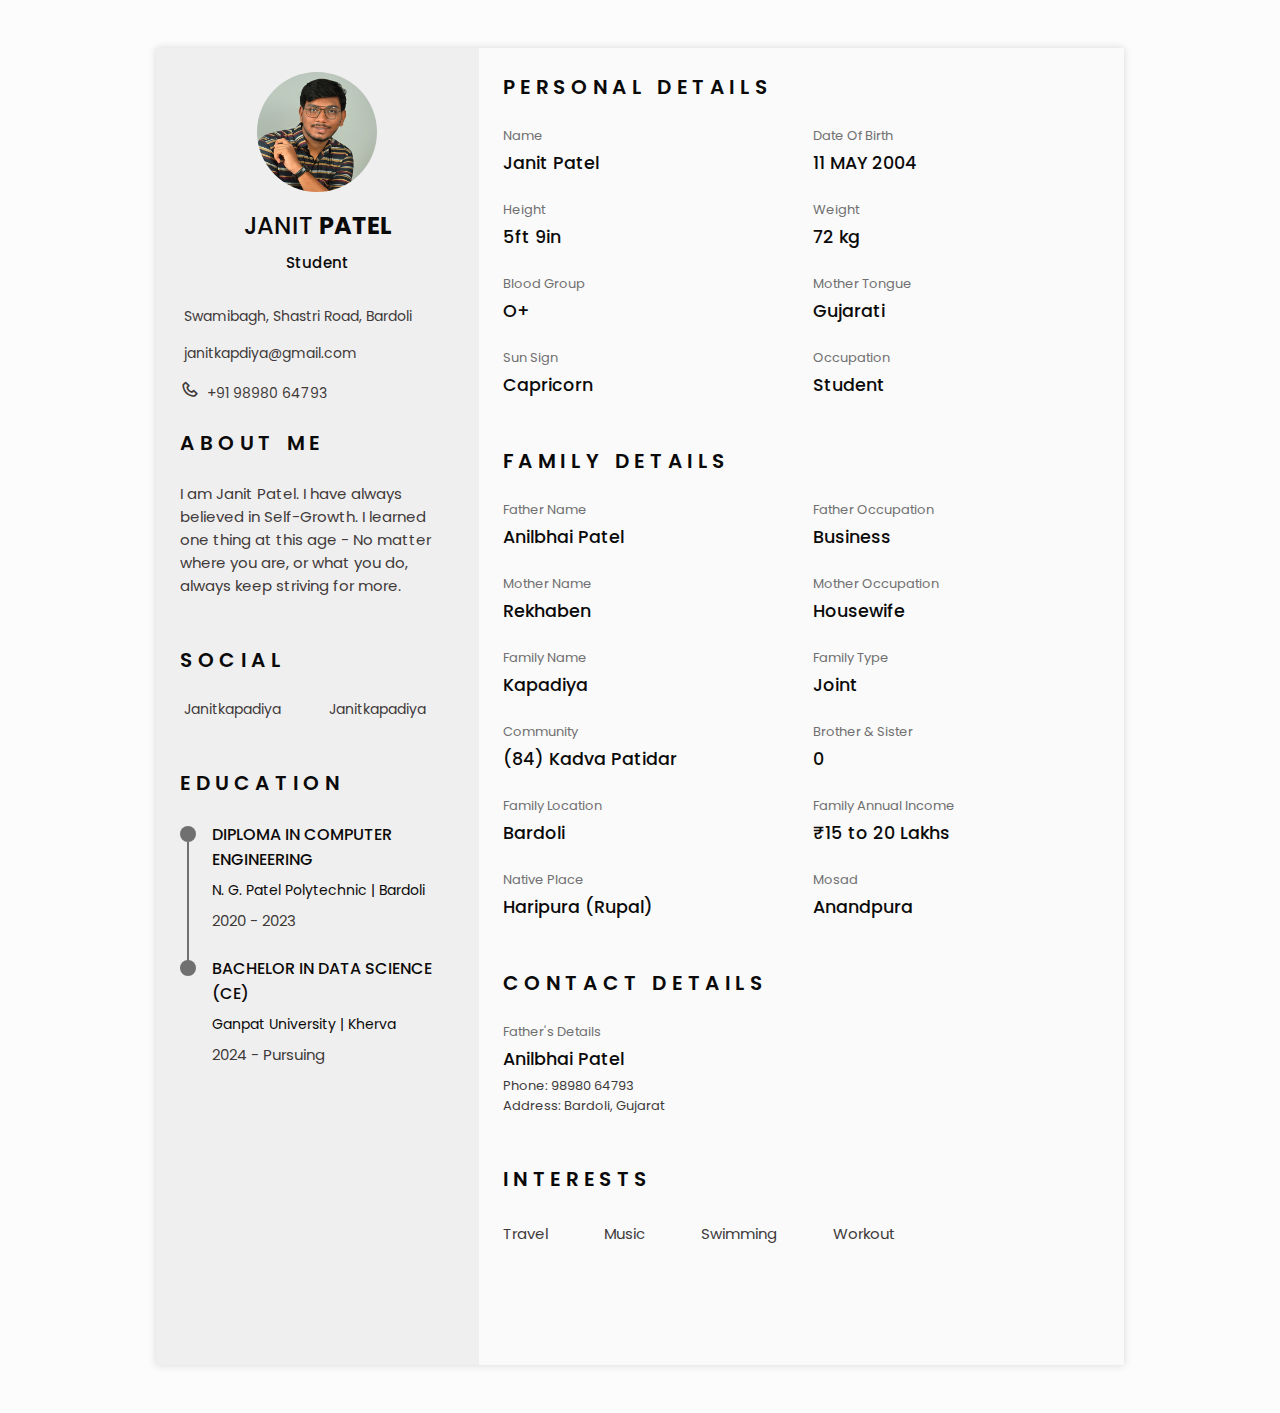
<file: index.html>
<!DOCTYPE html>
<html lang="en">

<head>
    <meta charset="UTF-8" />
    <meta name="viewport" content="width=device-width, initial-scale=1.0" />

    <!--========== BOX ICONS ==========-->
    <link rel="stylesheet" href="https://unicons.iconscout.com/release/v4.0.8/css/line.css" />
    <link rel="stylesheet" href="https://cdn.jsdelivr.net/npm/boxicons@latest/css/boxicons.min.css" />

    <!--========== CSS ==========-->
    <link rel="stylesheet" href="assets/css/styles.css" />

    <!--========== TITLE ==========-->
    <title>Janit's - Biodata</title>
</head>

<body>
    <!--========== HEADER ==========-->
    <header class="l-header" id="header">
        <nav class="nav bd-container">
            <a href="#" class="nav__logo">Janit Patel</a>

            <div class="nav__menu" id="nav-menu">
                <ul class="nav__list">
                    <li class="nav__item">
                        <a href="#home" class="nav__link active-link">
                            <i class="bx bx-home nav__icon"></i>Home
                        </a>
                    </li>

                    <li class="nav__item">
                        <a href="#profile" class="nav__link">
                            <i class="bx bx-face nav__icon"></i>About me
                        </a>
                    </li>

                    <li class="nav__item">
                        <a href="#education" class="nav__link">
                            <i class="bx bx-book nav__icon"></i>Education
                        </a>
                    </li>

                    <li class="nav__item">
                        <a href="#personal_details" class="nav__link">
                            <i class="bx bx-user nav__icon"></i>Personal Details
                        </a>
                    </li>

                    <li class="nav__item">
                        <a href="#family_details" class="nav__link">
                            <i class="bx bx-group nav__icon"></i>Family Details
                        </a>
                    </li>

                    <li class="nav__item">
                        <a href="#contact__details" class="nav__link">
                            <i class="bx bx-phone-call nav__icon"></i>Contact Details
                        </a>
                    </li>
                </ul>
            </div>

            <div class="nav__toggle">
                <a href="index-gujarati.html" class="language__changer">
                    <i class="uil uil-language"></i>
                </a>
            </div>
        </nav>
    </header>
    <main class="l-main bd-container">
        <div class="resume" id="area-cv">
            <div class="resume__left">
                <!--========== HOME ==========-->
                <section class="home" id="home">
                    <div class="home__container section bd-grid">
                        <div class="home__data bd-grid">
                            <img src="assets/img/Janit.jpg" alt="" class="home__img" />

                            <h1 class="home__title">JANIT <b>PATEL</b></h1>
                            <h3 class="home__profession">Student</h3>
                        </div>
                    </div>

                    <div class="home__address bd-grid">
                        <span class="home__information">
                            <i class="uil uil-map home__icon"></i>
                            Swamibagh, Shastri Road, Bardoli
                        </span>

                        <span class="home__information">
                            <i class="uil uil-envelope home__icon"></i> janitkapdiya@gmail.com
                        </span>

                        <span class="home__information">
                            <a href="tel:+919898064793" class="calldetails">
                                <i class="bx bx-phone home__icon"></i> +91 98980 64793
                            </a>
                        </span>
                    </div>

                    <a href="" class="language__changer change-theme">
                        <i class="uil uil-import"></i>
                    </a>
                </section>

                <!--========== PROFILE ==========-->
                <section class="profile section" id="profile">
                    <h2 class="section-title">About me</h2>

                    <p class="profile__description">
                        I am Janit Patel. I have always believed in Self-Growth. I learned
                        one thing at this age - No matter where you are, or what you do,
                        always keep striving for more.
                    </p>
                </section>

                <!--========== SOCIAL ==========-->
                <section class="social section">
                    <h2 class="section-title">SOCIAL</h2>

                    <div class="social__container bd-grid">
                        <a href="https://www.instagram.com/janitkapadiya/" target="_blank" class="social__link">
                            <i class="uil uil-instagram social__icon"></i> Janitkapadiya
                        </a>
                        <a href="https://x.com/janitkapadiya" target="_blank" class="social__link">
                            <i class="uil uil-twitter-alt social__icon"></i> Janitkapadiya
                        </a>
                    </div>
                </section>

                <!--========== EDUCATION ==========-->
                <section class="experience section" id="education">
                    <h2 class="section-title">Education</h2>

                    <div class="experience__container bd-grid">
                        <div class="experience__content">
                            <div class="experience__time">
                                <span class="experience__rounder"></span>
                                <span class="experience__line"></span>
                            </div>

                            <div class="experience__data bd-grid">
                                <h3 class="experience__title">DIPLOMA IN COMPUTER ENGINEERING</h3>
                                <span class="experience__company">N. G. Patel Polytechnic | Bardoli</span>
                                <p class="experience__description">
                                    2020 - 2023
                                </p>
                            </div>
                        </div>

                        <div class="experience__content">
                            <div class="experience__time">
                                <span class="experience__rounder"></span>
                            </div>

                            <div class="experience__data bd-grid">
                                <h3 class="experience__title">BACHELOR IN DATA SCIENCE (CE)</h3>
                                <span class="experience__company">Ganpat University | Kherva</span>
                                <p class="experience__description">
                                    2024 - Pursuing
                                </p>
                            </div>
                        </div>
                    </div>
                </section>
            </div>

            <div class="resume__right">
                <!--========== PERSONAL DETAILS ==========-->
                <section class="personal details section" id="personal_details">
                    <h2 class="section-title">PERSONAL DETAILS</h2>

                    <div class="personal bd-grid">
                        <div class="personal__content bd-grid">
                            <span class="personal__subtitle">Name</span>
                            <h3 class="personal__title">Janit Patel</h3>
                        </div>

                        <div class="personal__content bd-grid">
                            <span class="personal__subtitle">Date Of Birth</span>
                            <h3 class="personal__title">11 MAY 2004</h3>
                        </div>

                        <div class="personal__content bd-grid">
                            <span class="personal__subtitle">Height</span>
                            <h3 class="personal__title">5ft 9in</h3>
                        </div>

                        <div class="personal__content bd-grid">
                            <span class="personal__subtitle">Weight</span>
                            <h3 class="personal__title">72 kg</h3>
                        </div>

                        <div class="personal__content bd-grid">
                            <span class="personal__subtitle">Blood Group</span>
                            <h3 class="personal__title">O+</h3>
                        </div>

                        <div class="personal__content bd-grid">
                            <span class="personal__subtitle">Mother Tongue</span>
                            <h3 class="personal__title">Gujarati</h3>
                        </div>

                        <div class="personal__content bd-grid">
                            <span class="personal__subtitle">Sun Sign</span>
                            <h3 class="personal__title">Capricorn</h3>
                        </div>

                        <div class="personal__content bd-grid">
                            <span class="personal__subtitle">Occupation</span>
                            <h3 class="personal__title">Student</h3>
                        </div>
                    </div>
                </section>

                <!--========== FAMILY DETAILS ==========-->
                <section class="family details section" id="family_details">
                    <h2 class="section-title">FAMILY DETAILS</h2>

                    <div class="family bd-grid">
                        <div class="family__content bd-grid">
                            <span class="family__subtitle">Father Name</span>
                            <h3 class="family__title">Anilbhai Patel</h3>
                        </div>

                        <div class="family__content bd-grid">
                            <span class="family__subtitle">Father Occupation</span>
                            <h3 class="family__title">Business</h3>
                        </div>

                        <div class="family__content bd-grid">
                            <span class="family__subtitle">Mother Name</span>
                            <h3 class="family__title">Rekhaben</h3>
                        </div>

                        <div class="family__content bd-grid">
                            <span class="family__subtitle">Mother Occupation</span>
                            <h3 class="family__title">Housewife</h3>
                        </div>

                        <div class="family__content bd-grid">
                            <span class="family__subtitle">Family Name</span>
                            <h3 class="family__title">Kapadiya</h3>
                        </div>

                        <div class="family__content bd-grid">
                            <span class="family__subtitle">Family Type</span>
                            <h3 class="family__title">Joint</h3>
                        </div>

                        <div class="family__content bd-grid">
                            <span class="family__subtitle">Community</span>
                            <h3 class="family__title">(84) Kadva Patidar</h3>
                        </div>

                        <div class="family__content bd-grid">
                            <span class="family__subtitle">Brother & Sister</span>
                            <h3 class="family__title">0</h3>
                        </div>

                        <div class="family__content bd-grid">
                            <span class="family__subtitle">Family Location</span>
                            <h3 class="family__title">Bardoli</h3>
                        </div>

                        <div class="family__content bd-grid">
                            <span class="family__subtitle">Family Annual Income</span>
                            <h3 class="family__title">₹15 to 20 Lakhs</h3>
                        </div>

                        <div class="family__content bd-grid">
                            <span class="family__subtitle">Native Place</span>
                            <h3 class="family__title">Haripura (Rupal)</h3>
                        </div>

                        <div class="family__content bd-grid">
                            <span class="family__subtitle">Mosad</span>
                            <h3 class="family__title">Anandpura</h3>
                        </div>
                    </div>
                </section>

                <!--========== CONTACT DETAILS ==========-->
                <section class="contact section" id="contact__details">
                    <h2 class="section-title">CONTACT DETAILS</h2>

                    <div class="contact__container bd-grid">
                        <div class="contact__content bd-grid">
                            <span class="contact__subtitle">Father's Details</span>
                            <h3 class="contact__title">Anilbhai Patel</h3>
                            <ul class="contact__contact">
                                <a href="tel:+919898064793" class="calldetails">
                                    <li>Phone: 98980 64793</li>
                                </a>
                                <li>Address: Bardoli, Gujarat</li>
                            </ul>
                        </div>
                    </div>
                </section>

                <!--========== INTERESTS ==========-->
                <section class="interests section">
                    <h2 class="section-title">Interests</h2>

                    <div class="interests__container bd-grid">
                        <div class="interests__content">
                            <i class="uil uil-plane-fly interests__icon"></i>
                            <span class="interests__name">Travel</span>
                        </div>
                        <div class="interests__content">
                            <i class="uil uil-headphones-alt interests__icon"></i>
                            <span class="interests__name">Music</span>
                        </div>
                        <div class="interests__content">
                            <i class="uil uil-swimmer interests__icon"></i>
                            <span class="interests__name">Swimming</span>
                        </div>
                        <div class="interests__content">
                            <i class="uil uil-dumbbell interests__icon"></i>
                            <span class="interests__name">Workout</span>
                        </div>
                    </div>
                </section>
            </div>
        </div>
    </main>

    <!--========== SCROLL TOP ==========-->
    <a href="#" class="scrolltop" id="scroll-top">
        <i class="bx bx-up-arrow-alt scrolltop__icon"></i>
    </a>

    <!--========== MAIN JS ==========-->
    <script src="assets/js/main.js"></script>
</body>

</html>
</file>
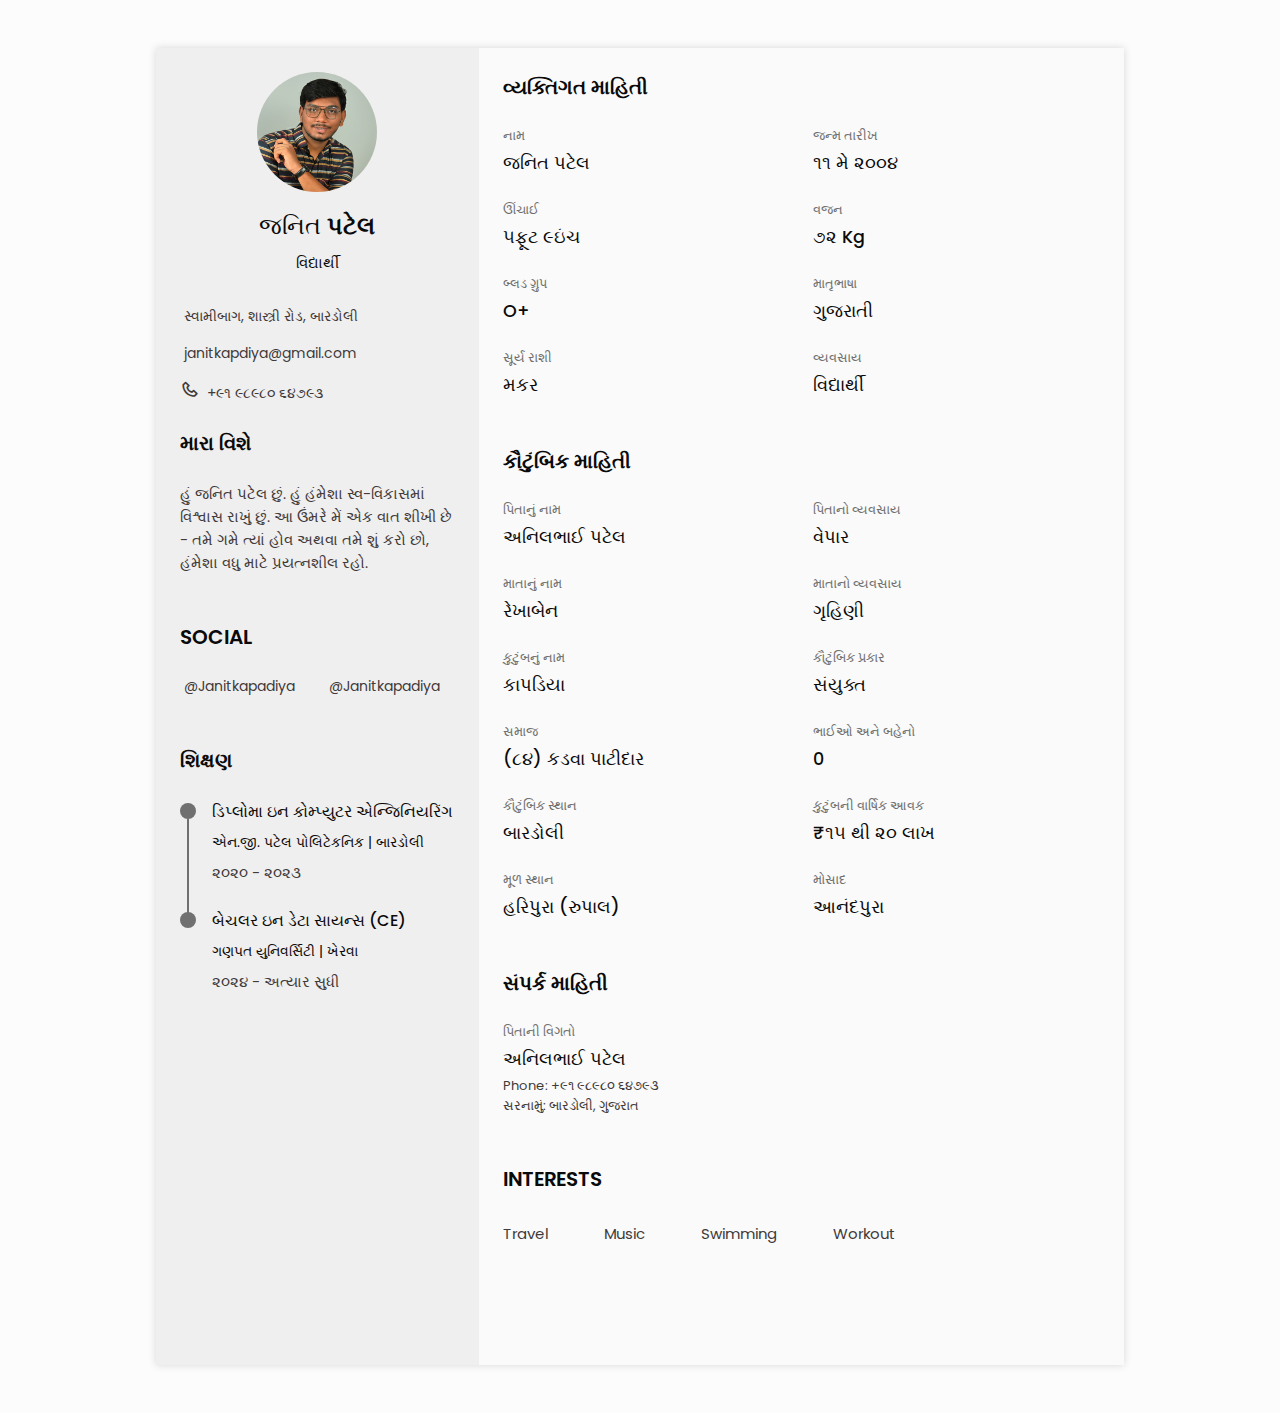
<file: biodata-gujarati.html>
<!DOCTYPE html>
<html lang="en">

<head>
    <meta charset="UTF-8" />
    <meta name="viewport" content="width=device-width, initial-scale=1.0" />

    <!--========== BOX ICONS ==========-->
    <link rel="stylesheet" href="https://unicons.iconscout.com/release/v4.0.8/css/line.css" />
    <link rel="stylesheet" href="https://cdn.jsdelivr.net/npm/boxicons@latest/css/boxicons.min.css" />

    <!--========== CSS ==========-->
    <link rel="stylesheet" href="assets/css/styles-gujarati.css" />

    <!--========== TITLE ==========-->
    <title>Janit's - Biodata</title>
</head>

<body>
    <!--========== HEADER ==========-->
    <header class="l-header" id="header">
        <nav class="nav bd-container">
            <a href="#" class="nav__logo">જનિત પટેલ</a>

            <div class="nav__toggle">
                <a href="index.html" class="language__changer">
                    <i class="uil uil-language"></i>
                </a>
            </div>
        </nav>
    </header>
    <main class="l-main bd-container">
        <div class="resume" id="area-cv">
            <div class="resume__left">
                <!--========== HOME ==========-->
                <section class="home" id="home">
                    <div class="home__container section bd-grid">
                        <div class="home__data bd-grid">
                            <img src="assets/img/Janit.jpg" alt="" class="home__img" />

                            <h1 class="home__title">જનિત <b>પટેલ</b></h1>
                            <h3 class="home__profession">વિદ્યાર્થી</h3>
                        </div>
                    </div>

                    <div class="home__address bd-grid">
                        <span class="home__information">
                            <i class="uil uil-map home__icon"></i>
                            સ્વામીબાગ, શાસ્ત્રી રોડ, બારડોલી
                        </span>

                        <span class="home__information">
                            <i class="uil uil-envelope home__icon"></i> janitkapdiya@gmail.com
                        </span>

                        <span class="home__information">
                            <a href="tel:+919898064793" class="calldetails">
                                <i class="bx bx-phone home__icon"></i> +૯૧ ૯૮૯૮૦ ૬૪૭૯૩
                            </a>
                        </span>
                    </div>

                    <a href="index.html" class="language__changer change-theme">
                        <i class="uil uil-language"></i>
                    </a>            
                </section>

                <!--========== PROFILE ==========-->
                <section class="profile section" id="profile">
                    <h2 class="section-title">મારા વિશે</h2>

                    <p class="profile__description">
                        હું જનિત પટેલ છું. હું હંમેશા સ્વ-વિકાસમાં વિશ્વાસ રાખું છું. આ ઉંમરે મેં એક વાત શીખી છે - તમે ગમે ત્યાં હોવ અથવા તમે શું કરો છો, હંમેશા વધુ માટે પ્રયત્નશીલ રહો.
                    </p>
                </section>

                <!--========== SOCIAL ==========-->
                <section class="social section">
                    <h2 class="section-title">SOCIAL</h2>

                    <div class="social__container bd-grid">
                        <a href="https://www.instagram.com/janitkapadiya/" target="_blank" class="social__link">
                            <i class="uil uil-instagram social__icon"></i> @Janitkapadiya
                        </a>
                        <a href="https://x.com/janitkapadiya" target="_blank" class="social__link">
                            <i class="uil uil-twitter-alt social__icon"></i> @Janitkapadiya
                        </a>
                    </div>
                </section>

                <!--========== EDUCATION ==========-->
                <section class="experience section" id="education">
                    <h2 class="section-title">શિક્ષણ</h2>

                    <div class="experience__container bd-grid">
                        <div class="experience__content">
                            <div class="experience__time">
                                <span class="experience__rounder"></span>
                                <span class="experience__line"></span>
                            </div>

                            <div class="experience__data bd-grid">
                                <h3 class="experience__title">ડિપ્લોમા ઇન કોમ્પ્યુટર એન્જિનિયરિંગ</h3>
                                <span class="experience__company">એન.જી. પટેલ પોલિટેકનિક | બારડોલી</span>
                                <p class="experience__description">
                                    ૨૦૨૦ - ૨૦૨૩
                                </p>
                            </div>
                        </div>

                        <div class="experience__content">
                            <div class="experience__time">
                                <span class="experience__rounder"></span>
                            </div>

                            <div class="experience__data bd-grid">
                                <h3 class="experience__title">બેચલર ઇન ડેટા સાયન્સ (CE)</h3>
                                <span class="experience__company">ગણપત યુનિવર્સિટી | ખેરવા</span>
                                <p class="experience__description">
                                    ૨૦૨૪ - અત્યાર સુધી
                                </p>
                            </div>
                        </div>
                    </div>
                </section>
            </div>

            <div class="resume__right">
                <!--========== PERSONAL DETAILS ==========-->
                <section class="personal details section" id="personal_details">
                    <h2 class="section-title">વ્યક્તિગત માહિતી</h2>

                    <div class="personal bd-grid">
                        <div class="personal__content bd-grid">
                            <span class="personal__subtitle">નામ</span>
                            <h3 class="personal__title">જનિત પટેલ</h3>
                        </div>

                        <div class="personal__content bd-grid">
                            <span class="personal__subtitle">જન્મ તારીખ</span>
                            <h3 class="personal__title">૧૧ મે ૨૦૦૪</h3>
                        </div>

                        <div class="personal__content bd-grid">
                            <span class="personal__subtitle">ઊંચાઈ</span>
                            <h3 class="personal__title">૫ફૂટ ૯ઇંચ</h3>
                        </div>

                        <div class="personal__content bd-grid">
                            <span class="personal__subtitle">વજન</span>
                            <h3 class="personal__title">૭૨ Kg</h3>
                        </div>

                        <div class="personal__content bd-grid">
                            <span class="personal__subtitle">બ્લડ ગ્રુપ</span>
                            <h3 class="personal__title">O+</h3>
                        </div>

                        <div class="personal__content bd-grid">
                            <span class="personal__subtitle">માતૃભાષા</span>
                            <h3 class="personal__title">ગુજરાતી</h3>
                        </div>

                        <div class="personal__content bd-grid">
                            <span class="personal__subtitle">સૂર્ય રાશી</span>
                            <h3 class="personal__title">મકર</h3>
                        </div>

                        <div class="personal__content bd-grid">
                            <span class="personal__subtitle">વ્યવસાય</span>
                            <h3 class="personal__title">વિદ્યાર્થી</h3>
                        </div>
                    </div>
                </section>

                <!--========== FAMILY DETAILS ==========-->
                <section class="family details section" id="family_details">
                    <h2 class="section-title">કૌટુંબિક માહિતી</h2>

                    <div class="family bd-grid">
                        <div class="family__content bd-grid">
                            <span class="family__subtitle">પિતાનું નામ</span>
                            <h3 class="family__title">અનિલભાઈ પટેલ</h3>
                        </div>

                        <div class="family__content bd-grid">
                            <span class="family__subtitle">પિતાનો વ્યવસાય</span>
                            <h3 class="family__title">વેપાર</h3>
                        </div>

                        <div class="family__content bd-grid">
                            <span class="family__subtitle">માતાનું નામ</span>
                            <h3 class="family__title">રેખાબેન</h3>
                        </div>

                        <div class="family__content bd-grid">
                            <span class="family__subtitle">માતાનો વ્યવસાય</span>
                            <h3 class="family__title">ગૃહિણી</h3>
                        </div>

                        <div class="family__content bd-grid">
                            <span class="family__subtitle">કુટુંબનું નામ</span>
                            <h3 class="family__title">કાપડિયા</h3>
                        </div>

                        <div class="family__content bd-grid">
                            <span class="family__subtitle">કૌટુંબિક પ્રકાર</span>
                            <h3 class="family__title">સંયુક્ત</h3>
                        </div>

                        <div class="family__content bd-grid">
                            <span class="family__subtitle">સમાજ</span>
                            <h3 class="family__title">(૮૪) કડવા પાટીદાર</h3>
                        </div>

                        <div class="family__content bd-grid">
                            <span class="family__subtitle">ભાઈઓ અને બહેનો</span>
                            <h3 class="family__title">0</h3>
                        </div>

                        <div class="family__content bd-grid">
                            <span class="family__subtitle">કૌટુંબિક સ્થાન</span>
                            <h3 class="family__title">બારડોલી</h3>
                        </div>

                        <div class="family__content bd-grid">
                            <span class="family__subtitle">કુટુંબની વાર્ષિક આવક</span>
                            <h3 class="family__title">₹૧૫ થી ૨૦ લાખ</h3>
                        </div>

                        <div class="family__content bd-grid">
                            <span class="family__subtitle">મૂળ સ્થાન</span>
                            <h3 class="family__title">હરિપુરા (રુપાલ)</h3>
                        </div>

                        <div class="family__content bd-grid">
                            <span class="family__subtitle">મોસાદ</span>
                            <h3 class="family__title">આનંદપુરા</h3>
                        </div>
                    </div>
                </section>

                <!--========== CONTACT DETAILS ==========-->
                <section class="contact section" id="contact__details">
                    <h2 class="section-title">સંપર્ક માહિતી</h2>

                    <div class="contact__container bd-grid">
                        <div class="contact__content bd-grid">
                            <span class="contact__subtitle">પિતાની વિગતો</span>
                            <h3 class="contact__title">અનિલભાઈ પટેલ</h3>
                            <ul class="contact__contact">
                                <a href="tel:+919898064793" class="calldetails">
                                    <li>Phone: +૯૧ ૯૮૯૮૦ ૬૪૭૯૩</li>
                                </a>
                                <li>સરનામું: બારડોલી, ગુજરાત</li>
                            </ul>
                        </div>
                    </div>
                </section>

                <!--========== INTERESTS ==========-->
                <section class="interests section">
                    <h2 class="section-title">Interests</h2>

                    <div class="interests__container bd-grid">
                        <div class="interests__content">
                            <i class="uil uil-plane-fly interests__icon"></i>
                            <span class="interests__name">Travel</span>
                        </div>
                        <div class="interests__content">
                            <i class="uil uil-headphones-alt interests__icon"></i>
                            <span class="interests__name">Music</span>
                        </div>
                        <div class="interests__content">
                            <i class="uil uil-swimmer interests__icon"></i>
                            <span class="interests__name">Swimming</span>
                        </div>
                        <div class="interests__content">
                            <i class="uil uil-dumbbell interests__icon"></i>
                            <span class="interests__name">Workout</span>
                        </div>
                    </div>
                </section>
            </div>
        </div>
    </main>

    <!--========== SCROLL TOP ==========-->
    <a href="#" class="scrolltop" id="scroll-top">
        <i class="bx bx-up-arrow-alt scrolltop__icon"></i>
    </a>

    <!--========== MAIN JS ==========-->
    <script src="assets/js/main.js"></script>
</body>

</html>
</file>
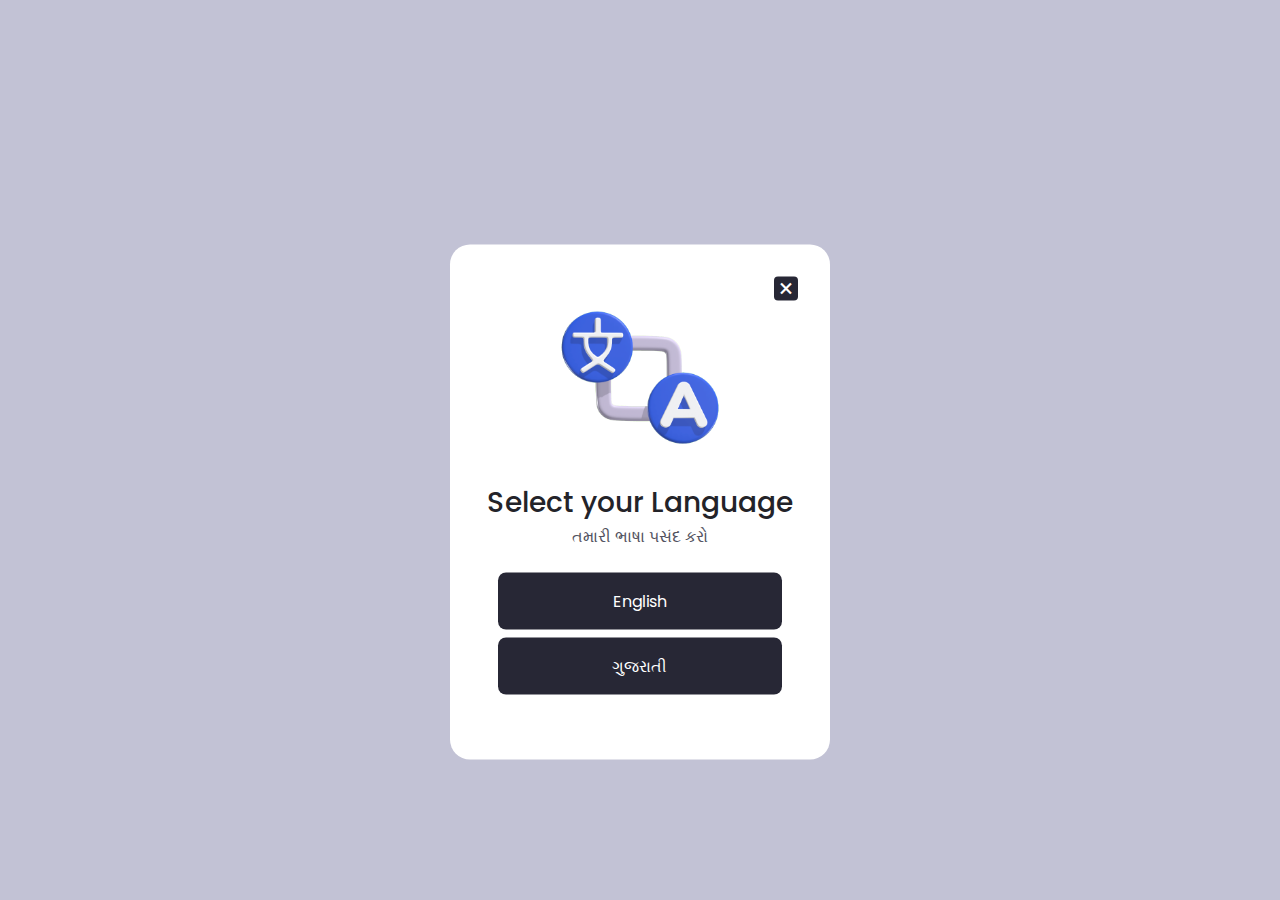
<file: temp-index.html>
<!DOCTYPE html>
    <html lang="en">
    <head>
        <meta charset="UTF-8">
        <meta name="viewport" content="width=device-width, initial-scale=1.0">

        <!--=============== BOXICONS ===============-->
        <link rel="stylesheet" href="https://cdn.jsdelivr.net/npm/boxicons@latest/css/boxicons.min.css">

        <!--=============== CSS ===============-->
        <link rel="stylesheet" href="assets/css/styles-index.css">

        <title>Responsive Modal Popup</title>
    </head>
    <body>
        <section class="modal container">
            <!-- <button class="modal__button" id="open-modal">
                Open Modal
            </button> -->

            <div class="modal__container" id="modal-container">
                <div class="modal__content">
                    <div class="modal__close close-modal" title="Close">
                        <i class='bx bx-x'></i>
                    </div>

                    <img src="assets/img/translator.png" alt="" class="modal__img">

                    <h1 class="modal__title">Select your Language</h1>
                    <p class="modal__description">તમારી ભાષા પસંદ કરો</p>

                    <a href="biodata-english.html">
                      <button class="modal__button modal__button-width">
                          English
                      </button>
                    </a>
                    <a href="biodata-gujarati.html">
                      <button class="modal__button modal__button-width">
                        ગુજરાતી
                      </button>
                    </a>

                    <!-- <button class="modal__button-link close-modal">
                        Close
                    </button> -->
                    <br><br>
                </div>
            </div>
        </section>

        <!--=============== MAIN JS ===============-->
        <script src="assets/js/main.js"></script>
    </body>
</html>
</file>
<file: assets/css/styles.css>
/*===== GOOGLE FONTS =====*/
@import url('https://fonts.googleapis.com/css2?family=Poppins:wght@400;500;600&display=swap');

/*===== VARIABLES CSS =====*/
:root {
  --header-height: 3rem;

  /*========== Colors ==========*/
  --title-color: #0B0A0A;
  --text-color: #403A3A;
  --text-color-light: #707070;
  --container-color: #FAFAFA;
  --container-color-alt: #F0EFEF;
  --body-color: #FCFCFC;

  /*========== Font and typography ==========*/
  --body-font: 'Poppins', sans-serif;
  --h1-font-size: 1.5rem;
  --h2-font-size: 1.25rem;
  --h3-font-size: 1rem;
  --normal-font-size: .938rem;
  --small-font-size: .875rem;
  --smaller-font-size: .813rem;

  /*========== Font weight ==========*/
  --font-medium: 500;
  --font-semi-bold: 600;

  /*========== Margenes ==========*/
  --mb-1: .5rem;
  --mb-2: 1rem;
  --mb-3: 1.5rem;

  /*========== z index ==========*/
  --z-tooltip: 10;
  --z-fixed: 100;
}

/*========== BASE ==========*/
*,
::before,
::after {
  box-sizing: border-box;
}

html {
  scroll-behavior: smooth;
}

/*========== Variables Dark theme ==========*/
/* body.dark-theme {
  --title-color: #F2F2F2;
  --text-color: #BFBFBF;
  --container-color: #212121;
  --container-color-alt: #181616;
  --body-color: #2B2B2B;
} */

/*========== Button Dark/Light ==========*/
.change-theme {
  position: absolute;
  right: 0;
  top: 2.2rem;
  display: flex;
  color: var(--text-color);
  font-size: 1.2rem;
  cursor: pointer;
}

.change-theme:hover {
  color: var(--title-color);
}

.language__changer{
  color: var(--title-color);
}


/*========== Classes modified to reduce size and print on A4 sheet ==========*/
body {
  margin: 0 0 var(--header-height) 0;
  padding: 0;
  font-family: var(--body-font);
  font-size: var(--normal-font-size);
  background-color: var(--body-color);
  color: var(--text-color);
}

h1,
h2,
h3,
ul,
p {
  margin: 0;
}

h1,
h2,
h3 {
  color: var(--title-color);
  font-weight: var(--font-medium);
}

ul {
  padding: 0;
  list-style: none;
}

a {
  text-decoration: none;
}

img {
  max-width: 100%;
  height: auto;
}

/*========== CLASS CSS ==========*/
.section {
  padding: 1.5rem 0;
}

.section-title {
  font-size: var(--h2-font-size);
  color: var(--title-color);
  font-weight: var(--font-semi-bold);
  text-transform: uppercase;
  letter-spacing: .35rem;
  text-align: center;
  margin-bottom: var(--mb-3);
}

/*========== LAYOUT ==========*/
.bd-container {
  max-width: 968px;
  width: calc(100% - 3rem);
  margin-left: var(--mb-3);
  margin-right: var(--mb-3);
}

.bd-grid {
  display: grid;
  gap: 1.5rem;
}

.l-header {
  width: 100%;
  position: fixed;
  bottom: 0;
  left: 0;
  z-index: var(--z-fixed);
  background-color: var(--body-color);
  box-shadow: 0 -1px 4px rgba(0, 0, 0, .1);
}

/*========== NAV ==========*/
.nav {
  height: var(--header-height);
  display: flex;
  justify-content: space-between;
  align-items: center;
}

@media screen and (max-width: 968px) {
  .nav__menu {
    position: fixed;
    bottom: -100%;
    left: 0;
    width: 100%;
    padding: 2rem 1.5rem;
    background-color: var(--body-color);
    box-shadow: 0 1px 4px rgba(0, 0, 0, .1);
    border-radius: 1rem 1rem 0 0;
    z-index: var(--z-fixed);
    transition: .3s;
  }
}

.nav__logo,
.nav__toggle {
  color: var(--title-color);
  font-weight: var(--font-medium);
}

.nav__toggle {
  font-size: 1.25rem;
  cursor: pointer;
}

.nav__item {
  text-align: center;
}

.nav__list {
  display: grid;
  grid-template-columns: repeat(3, 1fr);
  gap: 2rem;
}

.nav__link {
  display: flex;
  flex-direction: column;
  font-size: var(--smaller-font-size);
  color: var(--text-color-light);
  font-weight: var(--font-medium);
}

.nav__link:hover {
  color: var(--text-color);
}

.nav__icon {
  font-size: 1.2rem;
  margin-bottom: var(--mb-1);
}

/* Show menu */
.show-menu {
  bottom: var(--header-height);
}

/* Active menu link */
.active-link {
  color: var(--title-color);
}

/*========== HOME ==========*/
.home {
  position: relative;
}

.home__container {
  gap: 3rem;
}

.home__data {
  gap: .5rem;
  text-align: center;
}

.home__img {
  width: 120px;
  height: 120px;
  border-radius: 50%;
  justify-self: center;
  margin-bottom: var(--mb-1);
}

.home__title {
  font-size: var(--h1-font-size);
}

.home__profession {
  font-size: var(--normal-font-size);
  margin-bottom: var(--mb-1);
}

.home__address {
  gap: 1rem;
}

.home__information {
  display: flex;
  align-items: center;
  font-size: var(--small-font-size);
}

.home__icon {
  font-size: 1.2rem;
  margin-right: .25rem;
}

.home__button-movil {
  display: inline-block;
  border: 2px solid var(--text-color);
  color: var(--title-color);
  padding: 1rem 2.5rem;
  border-radius: .25rem;
  transition: .3s;
  font-weight: var(--font-medium);
  margin-top: var(--mb-3);
}

.home__button-movil:hover {
  background-color: var(--text-color);
  color: var(--container-color);
}

/*========== PROFILE ==========*/
.profile__description {
  text-align: center;
}

/*========== EDUCATION ==========*/
.education__content {
  display: flex;
}

.education__time {
  padding-right: 1rem;
}

.education__rounder {
  position: relative;
  display: block;
  width: 16px;
  height: 16px;
  background-color: var(--text-color-light);
  border-radius: 50%;
  margin-top: .25rem;
}

.education__line {
  display: block;
  width: 2px;
  height: 110%;
  background-color: var(--text-color-light);
  transform: translate(7px, 0);
}

.education__data {
  gap: .5rem;
}

.education__title {
  font-size: var(--h3-font-size);
}

.education__studies {
  font-size: var(--small-font-size);
  color: var(--title-color);
}

/*========== LANGUAGES ==========*/
.languages__content {
  grid-template-columns: repeat(2, 1fr);
}

.languages__name {
  display: flex;
  align-items: center;
  margin-bottom: var(--mb-3);
}

.languages__circle {
  display: inline-block;
  width: 5px;
  height: 5px;
  background-color: var(--text-color);
  border-radius: 50%;
  margin-right: .75rem;
}

/*========== SOCIAL ==========*/
.social__container{
  gap: 1rem;
  grid-template-columns: repeat(2, 1fr);
}

.social__content{
  grid-template-columns: repeat(2, 1fr);
}

.social__link{
  display: inline-flex;
  align-items: center;
  font-size: var(--small-font-size);
  color: var(--text-color);
}

.social__link:hover{
  color: var(--title-color);
}

.social__icon{
  font-size: 1.2rem;
  margin-right: .25rem;
}


/*========== PERSONAL DETAILS ==========*/
.personal {
  grid-template-columns: repeat(2, 1fr);
}

.personal__content {
  gap: .25rem;
}

.personal__subtitle {
  color: var(--text-color-light);
}

.personal__subtitle,
.personal__contact {
  font-size: var(--smaller-font-size);
}

/*========== FAMILY DETAILS ==========*/
.family {
  grid-template-columns: repeat(2, 1fr);
}

.family__content {
  gap: .25rem;
}

.family__subtitle {
  color: var(--text-color-light);
}

.family__subtitle,
.family_contact {
  font-size: var(--smaller-font-size);
}

/*========== CONTACT DETAILS ==========*/
.contact__content {
  gap: .25rem;
}

.contact__subtitle {
  color: var(--text-color-light);
}

.contact__subtitle,
.contact__contact {
  font-size: var(--smaller-font-size);
}

.calldetails {
  color: var(--text-color);
}

/*========== INTERESTS ==========*/
.interests__container{
  grid-template-columns: repeat(3, 1fr);
  margin-top: var(--mb-2);
}

.interests__content{
  display: flex;
  flex-direction: column;
  align-items: center;
}

.interests__icon{
  font-size: 1.5rem;
  color: var(--text-color-light);
  margin-bottom: .25rem;
}

/* Scroll top */
.scrolltop {
  position: fixed;
  right: 1rem;
  bottom: -20%;
  display: flex;
  justify-content: center;
  align-items: center;
  padding: .3rem;
  background-color: var(--container-color-alt);
  border-radius: .4rem;
  z-index: var(--z-tooltip);
  transition: .4s;
  visibility: hidden;
}

.scrolltop__icon {
  font-size: 1.2rem;
  color: var(--text-color);
}

.show-scroll {
  visibility: visible;
  bottom: 5rem;
}

/*========== EDUCATION AND EXPERIENCE ==========*/
.education__content,
.experience__content{
  display: flex;
}

.education__time,
.experience__time{
  padding-right: 1rem;
}

.education__rounder,
.experience__rounder{
  position: relative;
  display: block;
  width: 16px;
  height: 16px;
  background-color: var(--text-color-light);
  border-radius: 50%;
  margin-top: .25rem;
}

.education__line,
.experience__line{
  display: block;
  width: 2px;
  height: 110%;
  background-color: var(--text-color-light);
  transform: translate(7px, 0);
}

.education__data,
.experience__data{
  gap: .5rem;
}

.education__title,
.experience__title{
  font-size: var(--h3-font-size);
}

.education__studies,
.experience__company{
  font-size: var(--small-font-size);
  color: var(--title-color);
}

.education__year{
  font-size: var(--small-font-size);
}

/*========== MEDIA QUERIES ==========*/
/* For small devices, menu two columns */
@media screen and (max-width: 320px) {
  .nav__list {
    grid-template-columns: repeat(2, 1fr);
    gap: 1rem .5rem
  }
}

/* Classes modified for large screen size */
@media screen and (min-width: 968px) {
  body {
    margin: 3rem 0;
  }

  .bd-container {
    margin-left: auto;
    margin-right: auto;
  }

  .l-header,
  .scrolltop {
    display: none;
  }

  .resume {
    display: grid;
    grid-template-columns: .5fr 1fr;
    background-color: var(--container-color);
    box-shadow: 0 0 8px rgba(13, 12, 12, .15);
  }

  .resume__left {
    background-color: var(--container-color-alt);
  }

  .resume__left,
  .resume__right {
    padding: 0 1.5rem;
  }

  .section-title,
  .profile__description {
    text-align: initial;
  }

  .home__container {
    gap: 1.5rem;
  }

  .home__button-movil {
    display: none;
  }

  .contact__container {
    grid-template-columns: repeat(2, 1fr);
  }

  .languages__content {
    grid-template-columns: repeat(3, max-content);
    column-gap: 3.5rem;
  }

  .languages__container {
    grid-template-columns: repeat(4, max-content);
    column-gap: 3.5rem;
  }

  .interests__container{
    grid-template-columns: repeat(4, max-content);
    column-gap: 3.5rem;
    margin-bottom: 6rem;
  }
}
</file>
<file: assets/css/styles-gujarati.css>
/*===== GOOGLE FONTS =====*/
@import url('https://fonts.googleapis.com/css2?family=Poppins:wght@400;500;600&display=swap');

/*===== VARIABLES CSS =====*/
:root {
  --header-height: 3rem;

  /*========== Colors ==========*/
  --title-color: #0B0A0A;
  --text-color: #403A3A;
  --text-color-light: #707070;
  --container-color: #FAFAFA;
  --container-color-alt: #F0EFEF;
  --body-color: #FCFCFC;

  /*========== Font and typography ==========*/
  --body-font: 'Poppins', sans-serif;
  --h1-font-size: 1.5rem;
  --h2-font-size: 1.25rem;
  --h3-font-size: 1rem;
  --normal-font-size: .938rem;
  --small-font-size: .875rem;
  --smaller-font-size: .813rem;

  /*========== Font weight ==========*/
  --font-medium: 500;
  --font-semi-bold: 600;

  /*========== Margenes ==========*/
  --mb-1: .5rem;
  --mb-2: 1rem;
  --mb-3: 1.5rem;

  /*========== z index ==========*/
  --z-tooltip: 10;
  --z-fixed: 100;
}

/*========== BASE ==========*/
*,
::before,
::after {
  box-sizing: border-box;
}

html {
  scroll-behavior: smooth;
}

/*========== Variables Dark theme ==========*/
/* body.dark-theme {
  --title-color: #F2F2F2;
  --text-color: #BFBFBF;
  --container-color: #212121;
  --container-color-alt: #181616;
  --body-color: #2B2B2B;
} */

/*========== Button Dark/Light ==========*/
.change-theme {
  position: absolute;
  right: 0;
  top: 2.2rem;
  display: flex;
  color: var(--text-color);
  font-size: 1.2rem;
  cursor: pointer;
}

.change-theme:hover {
  color: var(--title-color);
}

.language__changer{
  color: var(--title-color);
}


/*========== Classes modified to reduce size and print on A4 sheet ==========*/
body {
  margin: 0 0 var(--header-height) 0;
  padding: 0;
  font-family: var(--body-font);
  font-size: var(--normal-font-size);
  background-color: var(--body-color);
  color: var(--text-color);
}

h1,
h2,
h3,
ul,
p {
  margin: 0;
}

h1,
h2,
h3 {
  color: var(--title-color);
  font-weight: var(--font-medium);
}

ul {
  padding: 0;
  list-style: none;
}

a {
  text-decoration: none;
}

img {
  max-width: 100%;
  height: auto;
}

/*========== CLASS CSS ==========*/
.section {
  padding: 1.5rem 0;
}

.section-title {
  font-size: var(--h2-font-size);
  color: var(--title-color);
  font-weight: var(--font-semi-bold);
  text-transform: uppercase;
  text-align: center;
  margin-bottom: var(--mb-3);
}

/*========== LAYOUT ==========*/
.bd-container {
  max-width: 968px;
  width: calc(100% - 3rem);
  margin-left: var(--mb-3);
  margin-right: var(--mb-3);
}

.bd-grid {
  display: grid;
  gap: 1.5rem;
}

.l-header {
  width: 100%;
  position: fixed;
  bottom: 0;
  left: 0;
  z-index: var(--z-fixed);
  background-color: var(--body-color);
  box-shadow: 0 -1px 4px rgba(0, 0, 0, .1);
}

/*========== NAV ==========*/
.nav {
  height: var(--header-height);
  display: flex;
  justify-content: space-between;
  align-items: center;
}

@media screen and (max-width: 968px) {
  .nav__menu {
    position: fixed;
    bottom: -100%;
    left: 0;
    width: 100%;
    padding: 2rem 1.5rem;
    background-color: var(--body-color);
    box-shadow: 0 1px 4px rgba(0, 0, 0, .1);
    border-radius: 1rem 1rem 0 0;
    z-index: var(--z-fixed);
    transition: .3s;
  }
}

.nav__logo,
.nav__toggle {
  color: var(--title-color);
  font-weight: var(--font-medium);
}

.nav__toggle {
  font-size: 1.25rem;
  cursor: pointer;
}

.nav__item {
  text-align: center;
}

.nav__list {
  display: grid;
  grid-template-columns: repeat(3, 1fr);
  gap: 2rem;
}

.nav__link {
  display: flex;
  flex-direction: column;
  font-size: var(--smaller-font-size);
  color: var(--text-color-light);
  font-weight: var(--font-medium);
}

.nav__link:hover {
  color: var(--text-color);
}

.nav__icon {
  font-size: 1.2rem;
  margin-bottom: var(--mb-1);
}

/* Show menu */
.show-menu {
  bottom: var(--header-height);
}

/* Active menu link */
.active-link {
  color: var(--title-color);
}

/*========== HOME ==========*/
.home {
  position: relative;
}

.home__container {
  gap: 3rem;
}

.home__data {
  gap: .5rem;
  text-align: center;
}

.home__img {
  width: 120px;
  height: 120px;
  border-radius: 50%;
  justify-self: center;
  margin-bottom: var(--mb-1);
}

.home__title {
  font-size: var(--h1-font-size);
}

.home__profession {
  font-size: var(--normal-font-size);
  margin-bottom: var(--mb-1);
}

.home__address {
  gap: 1rem;
}

.home__information {
  display: flex;
  align-items: center;
  font-size: var(--small-font-size);
}

.home__icon {
  font-size: 1.2rem;
  margin-right: .25rem;
}

.home__button-movil {
  display: inline-block;
  border: 2px solid var(--text-color);
  color: var(--title-color);
  padding: 1rem 2.5rem;
  border-radius: .25rem;
  transition: .3s;
  font-weight: var(--font-medium);
  margin-top: var(--mb-3);
}

.home__button-movil:hover {
  background-color: var(--text-color);
  color: var(--container-color);
}

/*========== PROFILE ==========*/
.profile__description {
  text-align: center;
}

/*========== EDUCATION ==========*/
.education__content {
  display: flex;
}

.education__time {
  padding-right: 1rem;
}

.education__rounder {
  position: relative;
  display: block;
  width: 16px;
  height: 16px;
  background-color: var(--text-color-light);
  border-radius: 50%;
  margin-top: .25rem;
}

.education__line {
  display: block;
  width: 2px;
  height: 110%;
  background-color: var(--text-color-light);
  transform: translate(7px, 0);
}

.education__data {
  gap: .5rem;
}

.education__title {
  font-size: var(--h3-font-size);
}

.education__studies {
  font-size: var(--small-font-size);
  color: var(--title-color);
}

/*========== LANGUAGES ==========*/
.languages__content {
  grid-template-columns: repeat(2, 1fr);
}

.languages__name {
  display: flex;
  align-items: center;
  margin-bottom: var(--mb-3);
}

.languages__circle {
  display: inline-block;
  width: 5px;
  height: 5px;
  background-color: var(--text-color);
  border-radius: 50%;
  margin-right: .75rem;
}

/*========== SOCIAL ==========*/
.social__container{
  gap: 1rem;
  grid-template-columns: repeat(2, 1fr);
}

.social__content{
  grid-template-columns: repeat(2, 1fr);
}

.social__link{
  display: inline-flex;
  align-items: center;
  font-size: var(--small-font-size);
  color: var(--text-color);
}

.social__link:hover{
  color: var(--title-color);
}

.social__icon{
  font-size: 1.2rem;
  margin-right: .25rem;
}


/*========== PERSONAL DETAILS ==========*/
.personal {
  grid-template-columns: repeat(2, 1fr);
}

.personal__content {
  gap: .25rem;
}

.personal__subtitle {
  color: var(--text-color-light);
}

.personal__subtitle,
.personal__contact {
  font-size: var(--smaller-font-size);
}

/*========== FAMILY DETAILS ==========*/
.family {
  grid-template-columns: repeat(2, 1fr);
}

.family__content {
  gap: .25rem;
}

.family__subtitle {
  color: var(--text-color-light);
}

.family__subtitle,
.family_contact {
  font-size: var(--smaller-font-size);
}

/*========== CONTACT DETAILS ==========*/
.contact__content {
  gap: .25rem;
}

.contact__subtitle {
  color: var(--text-color-light);
}

.contact__subtitle,
.contact__contact {
  font-size: var(--smaller-font-size);
}

.calldetails {
  color: var(--text-color);
}

/*========== INTERESTS ==========*/
.interests__container{
  grid-template-columns: repeat(3, 1fr);
  margin-top: var(--mb-2);
}

.interests__content{
  display: flex;
  flex-direction: column;
  align-items: center;
}

.interests__icon{
  font-size: 1.5rem;
  color: var(--text-color-light);
  margin-bottom: .25rem;
}

/* Scroll top */
.scrolltop {
  position: fixed;
  right: 1rem;
  bottom: -20%;
  display: flex;
  justify-content: center;
  align-items: center;
  padding: .3rem;
  background-color: var(--container-color-alt);
  border-radius: .4rem;
  z-index: var(--z-tooltip);
  transition: .4s;
  visibility: hidden;
}

.scrolltop__icon {
  font-size: 1.2rem;
  color: var(--text-color);
}

.show-scroll {
  visibility: visible;
  bottom: 5rem;
}

/*========== EDUCATION AND EXPERIENCE ==========*/
.education__content,
.experience__content{
  display: flex;
}

.education__time,
.experience__time{
  padding-right: 1rem;
}

.education__rounder,
.experience__rounder{
  position: relative;
  display: block;
  width: 16px;
  height: 16px;
  background-color: var(--text-color-light);
  border-radius: 50%;
  margin-top: .25rem;
}

.education__line,
.experience__line{
  display: block;
  width: 2px;
  height: 110%;
  background-color: var(--text-color-light);
  transform: translate(7px, 0);
}

.education__data,
.experience__data{
  gap: .5rem;
}

.education__title,
.experience__title{
  font-size: var(--h3-font-size);
}

.education__studies,
.experience__company{
  font-size: var(--small-font-size);
  color: var(--title-color);
}

.education__year{
  font-size: var(--small-font-size);
}

/*========== MEDIA QUERIES ==========*/
/* For small devices, menu two columns */
@media screen and (max-width: 320px) {
  .nav__list {
    grid-template-columns: repeat(2, 1fr);
    gap: 1rem .5rem
  }
}

/* Classes modified for large screen size */
@media screen and (min-width: 968px) {
  body {
    margin: 3rem 0;
  }

  .bd-container {
    margin-left: auto;
    margin-right: auto;
  }

  .l-header,
  .scrolltop {
    display: none;
  }

  .resume {
    display: grid;
    grid-template-columns: .5fr 1fr;
    background-color: var(--container-color);
    box-shadow: 0 0 8px rgba(13, 12, 12, .15);
  }

  .resume__left {
    background-color: var(--container-color-alt);
  }

  .resume__left,
  .resume__right {
    padding: 0 1.5rem;
  }

  .section-title,
  .profile__description {
    text-align: initial;
  }

  .home__container {
    gap: 1.5rem;
  }

  .home__button-movil {
    display: none;
  }

  .contact__container {
    grid-template-columns: repeat(2, 1fr);
  }

  .languages__content {
    grid-template-columns: repeat(3, max-content);
    column-gap: 3.5rem;
  }

  .languages__container {
    grid-template-columns: repeat(4, max-content);
    column-gap: 3.5rem;
  }

  .interests__container{
    grid-template-columns: repeat(4, max-content);
    column-gap: 3.5rem;
    margin-bottom: 6rem;
  }
}
</file>
<file: assets/css/styles-index.css>
/*=============== GOOGLE FONTS ===============*/
@import url('https://fonts.googleapis.com/css2?family=Poppins:wght@400;500&display=swap');

/*=============== VARIABLES CSS ===============*/
:root {
  /*========== Colors ==========*/
  --hue: 240;
  --first-color: hsl(var(--hue), 16%, 18%);
  --first-color-alt: hsl(var(--hue), 16%, 12%);
  --title-color: hsl(var(--hue), 8%, 15%);
  --text-color: hsl(var(--hue), 8%, 35%);
  --body-color: hsl(var(--hue), 100%, 99%);
  --container-color: #FFF;

  /*========== Font and typography ==========*/
  --body-font: 'Poppins', sans-serif;
  --big-font-size: 1.5rem;
  --normal-font-size: .938rem;

  /*========== z index ==========*/
  --z-modal: 1000;
}

@media screen and (min-width: 968px) {
  :root {
    --big-font-size: 1.75rem;
    --normal-font-size: 1rem;
  }
}

/*=============== BASE ===============*/
*{
  box-sizing: border-box;
  padding: 0;
  margin: 0;
}

body,
button{
  font-family: var(--body-font);
  font-size: var(--normal-font-size);
}

body{
  background-color: var(--body-color);
  color: var(--text-color);
  position: relative;
}

button{
  cursor: pointer;
  border: none;
  outline: none;
}

img{
  max-width: 100%;
  height: auto;
}

/*=============== MODAL ===============*/
.container{
  margin-left: 1rem;
  margin-right: 1rem;
}

.modal{
  height: 100vh;
  display: grid;
  place-items: center;
}

.modal__button{
  display: inline-block;
  background-color: var(--first-color);
  color: #FFF;
  padding: 1rem 1.25rem;
  border-radius: .5rem;
  transition: .3s;
}

.modal__button:hover{
  background-color: var(--first-color-alt);
}

.modal__container{
  position: absolute;
  top: 0;
  left: 0;
  background-color: hsla(var(--hue), 18%, 75%, .8);
  width: 100%;
  height: 100%;
  display: grid;
  align-items: flex-end;
  overflow: hidden;
  transition: all .3s;
  z-index: var(--z-modal);
  /* visibility: hidden; */
  opacity: 100;

  /*=== Effect 3 ===*/
  /* perspective: 1000px; */
}

.modal__content{
  position: relative;
  background-color: var(--container-color);
  text-align: center;
  padding: 3rem 2rem 2rem;
  border-radius: 1rem 1rem 0 0;
  transition: all .3s;

  /*=== Effect 1 ===*/
  transform: translateY(10%);

  /*=== Effect 2 ===*/
  /* transform: scale(.5) translateY(10%); */

  /*=== Effect 3 ===*/
  /* transform: rotateX(65deg) scale(.75) translateY(10%);
  transform-origin: 50% 100%; */
}

.modal__img{
  width: 150px;
  margin-bottom: .75rem;
}

.modal__close{
  display: inline-flex;
  background-color: var(--first-color);
  border-radius: .25rem;
  color: #FFF;
  font-size: 1.5rem;
  position: absolute;
  top: 2rem;
  right: 2rem;
  cursor: pointer;
}

.modal__title{
  font-size: var(--big-font-size);
  color: var(--title-color);
  font-weight: 500;
}

.modal__description{
  margin-bottom: 1.5rem;
}

.modal__button-width{
  width: 90%;
  margin-bottom:.5rem;
}

.modal__button-link{
  display: block;
  margin: 1rem auto 0;
  background-color: transparent;
  color: var(--first-color);
  font-weight: 500;
}

/* Show modal */
.show-modal{
  visibility: visible;
  opacity: 1;
}

.show-modal .modal__content{
  /*=== Effect 1 ===*/
  transform: translateY(0);

  /*=== Effect 2 ===*/
  /* transform: scale(1) translateY(0); */

  /*=== Effect 3 ===*/
  /* transform: rotateX(0) scale(1) translateY(0); */
}

/*=============== BREAKPOINTS ===============*/
/* For small devices */
@media screen and (min-width: 576px){
  .modal__content{
    margin: auto;
    width: 380px;
    border-radius: 1.25rem;
  }

  .modal__img{
    width: 170px;
  }
}
</file>
